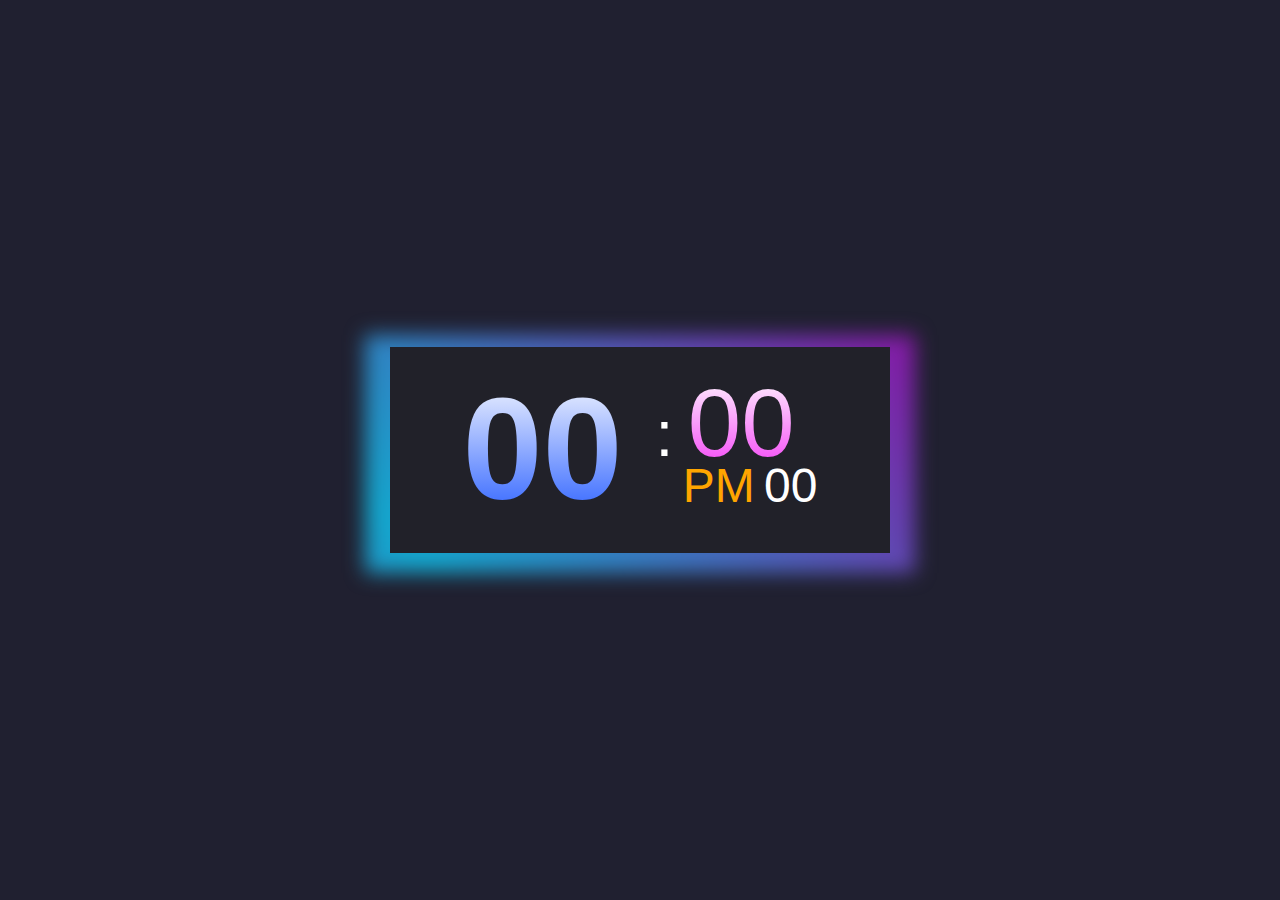
<file: digital clock/index.html>
<!DOCTYPE html>
<html lang="en">

<head>
    <meta charset="UTF-8">
    <meta name="viewport" content="width=device-width, initial-scale=1.0">
    <link rel="stylesheet" href="style.css">
    <title>Digital clock</title>
</head>

<body>
    <div class="clock">
        <div class="timer-box">
            <div class="left-part">
                <span class="hours" id="hours">00</span>
            </div>
            <div class="right-part">
                <div class="right-top">
                    <span class="dots">:</span>
                    <span class="minutes" id="minutes">00</span>
                </div>
                <div class="right-down">
                    <span class="period" id="period">PM</span>
                    <span class="seconds" id="seconds">00</span>
                </div>
            </div>
        </div>
    </div>
    <script src="script.js"></script>
</body>

</html>
</file>
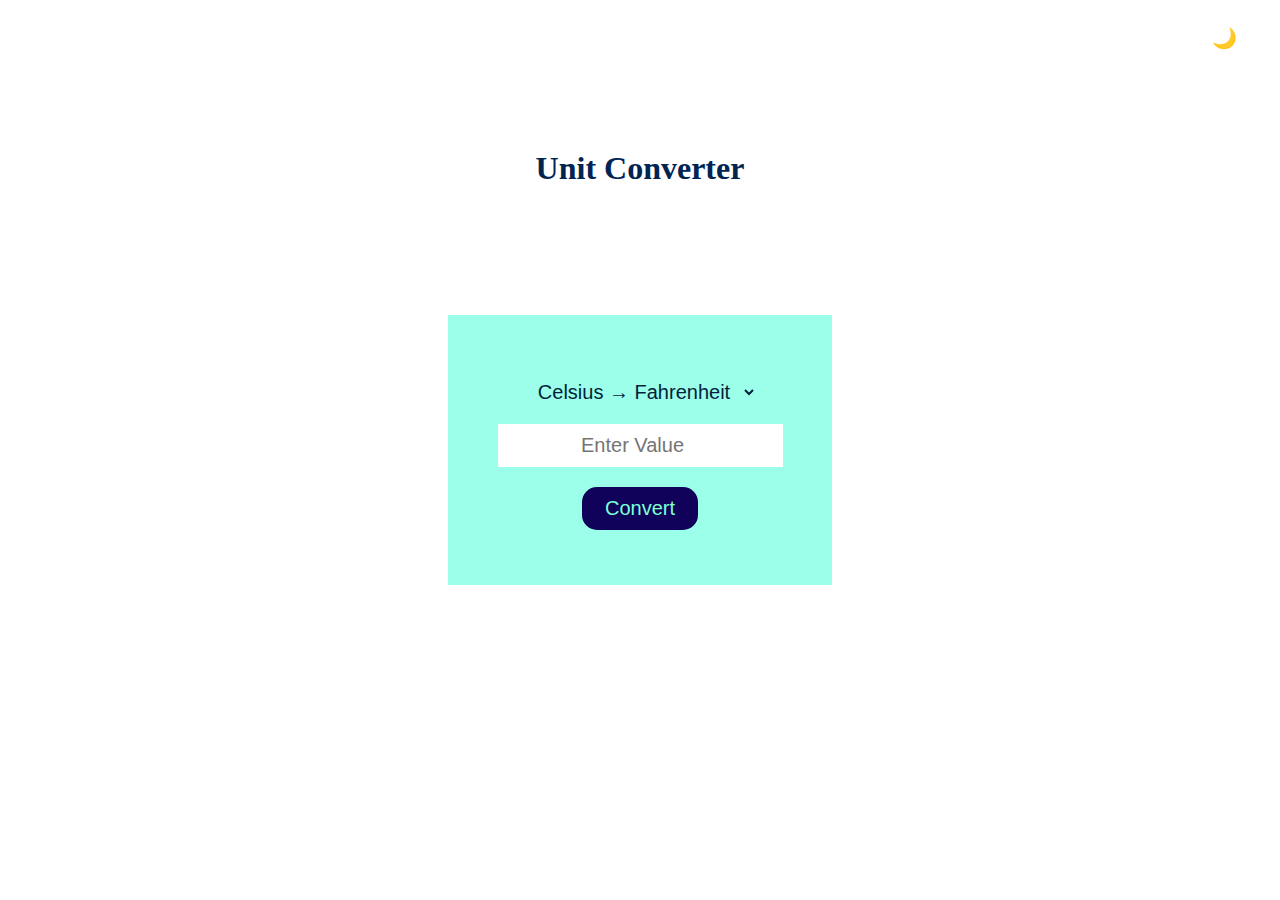
<file: unitConverter/index.html>
<!DOCTYPE html>
<html lang="en">

<head>
    <meta charset="UTF-8">
    <meta name="viewport" content="width=device-width, initial-scale=1.0">
    <link rel="stylesheet" href="style.css">
    <title>Unit Converter</title>

</head>

<body>
    <h1>Unit Converter</h1>
    <button id="darkModeBtn">🌙</button>
    <div class="container">
        <div class="option">
            <select id="unittype">
                <option value="Celsius">Celsius → Fahrenheit </option>
                <option value="Feet">Feet → Inches</option>
                <option value="fahrenheit">Fahrenheit → Celsius </option>
                <option value="inches">Inches → Feet</option>
                <option value="kilometers">Kilometers → Miles</option>
                <option value="miles">Miles → Kilometers</option>
            </select>
        </div>
        <input type="number" placeholder="Enter Value" id="inputbox">
        <button id="convertbtn">Convert</button>
    </div>
    <script src="script.js"></script>
</body>

</html>
</file>
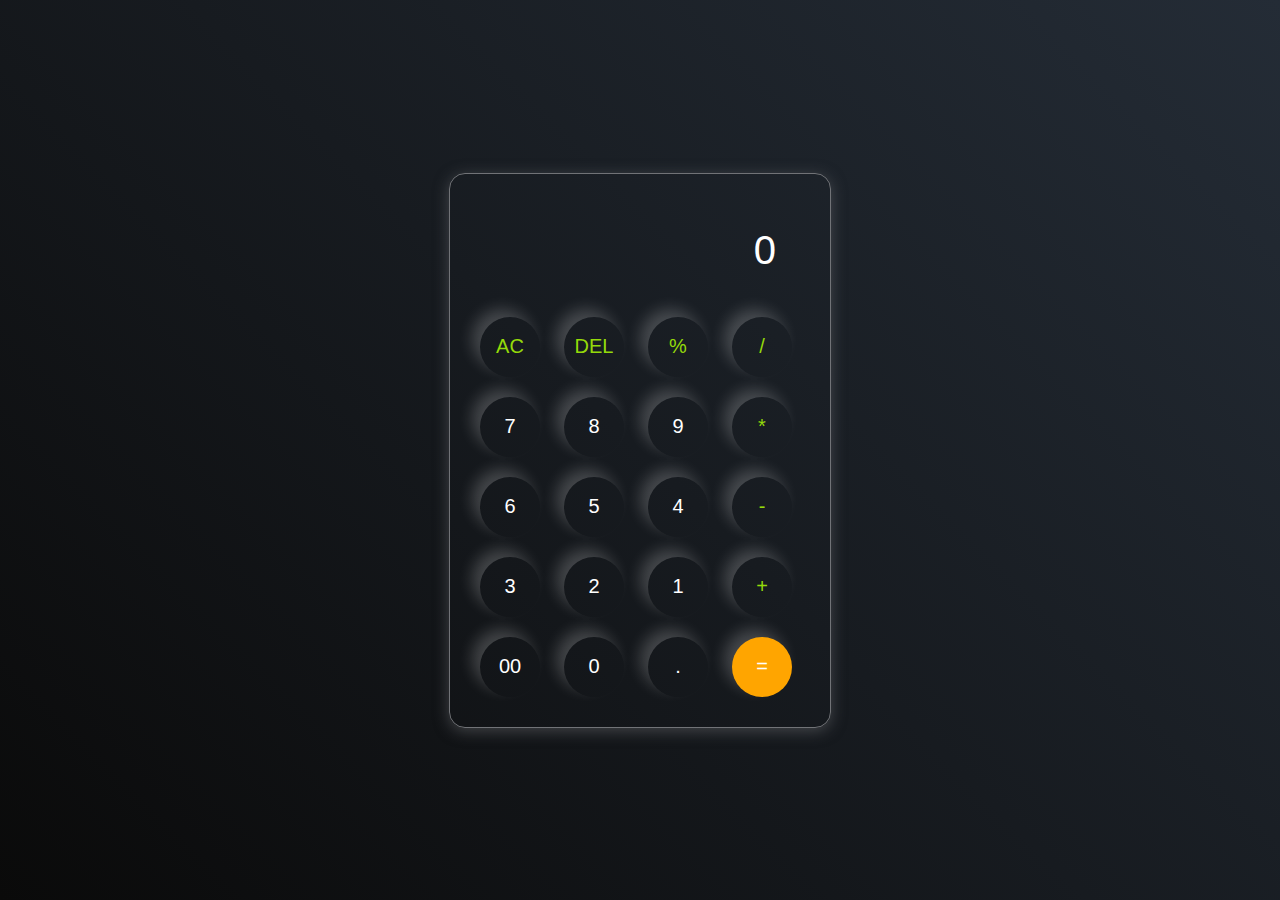
<file: calculator.html>
<!DOCTYPE html>
<html lang="en">

<head>
    <meta charset="UTF-8">
    <meta name="viewport" content="width=device-width, initial-scale=1.0">
    <title>Document</title>
    <style>
        * {
            margin: 0;
            padding: 0;
            box-sizing: border-box;
        }

        html,
        body {
            width: 100%;
            height: 100%;
        }

        body {
            display: flex;
            justify-content: center;
            align-items: center;
            background: linear-gradient(45deg, #0a0a0a, #242c36);
        }

        .calculator {
            border: 1px solid #717377;
            padding: 20px;
            border-radius: 16px;
            background-color: transparent;
            box-shadow: 0px 3px 15px rgba(113, 115, 119, 0.5);
        }

        input {
            padding: 24px;
            border: none;
            width: 320px;
            margin: 10px;
            background-color: transparent;
            font-size: 40px;
            text-align: right;
            cursor: pointer;
            color: #fff;
        }

        input::placeholder {
            color: #fff;
        }

        button {
            border: none;
            width: 60px;
            height: 60px;
            margin: 10px;
            border-radius: 50%;
            background: transparent;
            color: #fff;
            font-size: 20px;
            box-shadow: -8px -8px 15px rgba(255, 255, 255, 0.2);
            cursor: pointer;
        }

        .equal {
            background-color: orange;
        }

        .operator {
            color: rgb(148, 218, 10);
        }

        button:hover {
            background-color: orange;
            color: #fff;
        }
    </style>
</head>

<body>
    <div class="calculator">
        <input type="text" placeholder="0" id="inputbox">
        <div>
            <button class="operator">AC</button>
            <button class="operator">DEL</button>
            <button class="operator">%</button>
            <button class="operator">/</button>
        </div>
        <div>
            <button>7</button>
            <button>8</button>
            <button>9</button>
            <button class="operator">*</button>
        </div>
        <div>
            <button>6</button>
            <button>5</button>
            <button>4</button>
            <button class="operator">-</button>
        </div>
        <div>

            <button>3</button>
            <button>2</button>
            <button>1</button>
            <button class="operator">+</button>
        </div>
        <div>
            <button>00</button>
            <button>0</button>
            <button>.</button>
            <button class="equal">=</button>
        </div>
    </div>
</body>
<script>
    let input = document.getElementById('inputbox');
    let buttons = document.querySelectorAll('button');
    let buttonar = Array.from(buttons);
    let string = '';
    buttonar.forEach(e => {
        e.addEventListener("click", function (dets) {
            if (dets.target.innerHTML == 'DEL') {
                string = string.substring(0, string.length - 1);
                input.value = string;
            }
            else if(dets.target.innerHTML == 'AC')
            {
                string = '';
                input.value = string;
            } 
            else if(dets.target.innerHTML == '=')
            {
                string=eval(string);
                input.value=string;
            }
            else {
                string += dets.target.innerHTML;
                input.value = string;
            }
        })
    })

</script>

</html>
</file>
<file: digital clock/style.css>
* {
  margin: 0;
  padding: 0;
  box-sizing: border-box;
  font-family: Verdana, Geneva, Tahoma, sans-serif;
}
html,
body {
  width: 100%;
  height: 100%;
}
body {
  display: flex;
  justify-content: center;
  align-items: center;
  background-color: #202030;
}
.clock {
  width: 500px;
  background-color: #212129;
  color: #fff;
  padding: 20px 45px;
  position: relative;
}
.timer-box {
  display: flex;
  justify-content: center;
  align-items: center;
  position: relative;
}
.clock::before {
  content: "";
  position: absolute;
  width: 550px;
  height: 238px;
  top: -12px;
  left: -25px;
  background: linear-gradient(45deg, #8b0a99, #14a6cd, #9209a0, #05237c, #fff);
  /* background: linear-gradient(45deg,orange,green,blue); */
  background-size: 400% 400%;
  z-index: -1;
  filter: blur(10px);
  animation: glow 5s ease infinite;
}
@keyframes glow {
  0% {
    background-position: 0% 50%;
  }
  50% {
    background-position: 100% 50%;
  }
  100% {
    background-position: 0% 50%;
  }
}
.hours {
  font-size: 9em;
  background: -webkit-linear-gradient(90deg, #1f57ff, #ffffff);
  -webkit-text-fill-color: transparent;
  -webkit-background-clip: text;
  font-weight: 600;
}
.right-part {
  display: flex;
  flex-direction: column;
  justify-content: center;
  align-items: center;
  position: relative;
}
.dots {
  font-size: 4em;
  line-height: 0.8em;
  padding: 0 10px;
}
.minutes {
  font-size: 6em;
  background: -webkit-linear-gradient(90deg, #f33af5, #fff);
  -webkit-text-fill-color: transparent;
  -webkit-background-clip: text;
}
.right-down {
  transform: translateY(-20px);
}
.right-down .period {
  font-size: 3em;
  margin-left: 60px;
  color: orange;
}
.seconds {
  font-size: 3em;
  margin-left: 5px;
}
</file>
<file: unitConverter/style.css>
* {
    margin: 0;
    padding: 0;
    box-sizing: border-box;
}

html,
body {
    width: 100%;
    height: 100%;
}

body {
    position: relative;
}

h1 {
    text-align: center;
    padding: 150px;
    color: rgb(2, 36, 82);
}

#darkModeBtn {
    position: absolute;
    top: 2%;
    right: 2%;
    width: 60px;
    height: 40px;
    text-align: center;
    font-size: 20px;
    background: transparent;
    border: none;
    outline: none;

}

.container {
    width: 30vw;
    height: 30vh;
    background-color: rgb(156, 255, 233);
    position: absolute;
    top: 50%;
    left: 50%;
    transform: translate(-50%, -50%);
    display: flex;
    justify-content: center;
    flex-direction: column;
    align-items: center;
    gap: 10px;
}

#unittype {
    padding: 10px;
    font-size: 20px;
    background: transparent;
    text-align: center;
    border: none;
    outline: none;
    color: rgb(2, 30, 61);
    font-weight: 500;
}

input {
    padding: 10px;
    text-align: center;
    outline: none;
    border: none;
    font-size: 20px;
}

#convertbtn {
    margin-top: 10px;
    padding: 10px;
    border: none;
    font-size: 20px;
    width: 30%;
    background-color: #10025a;
    border-radius: 15px;
    color: aquamarine;
    cursor: pointer;
}

#convertbtn:hover {
    background-color: #1e04a0;
}

.dark {
    background-color: #222;
    color: white;
}

.dark h1 {
    color: #fff;
}

.dark #unittype {
    color: yellowgreen;
}

.dark input {
    background-color: #ffffff50;
    color: #fff;
}

.dark .container {
    background-color: rgba(0, 0, 0, 0.267);
}

.dark button {
    background-color: #444;
    color: #000;
}
.dark #convertbtn
{
    color: #fff;
    background-color: yellowgreen;
}
.dark #convertbtn:hover
{
    background-color: rgb(169, 238, 30);
}
</file>
